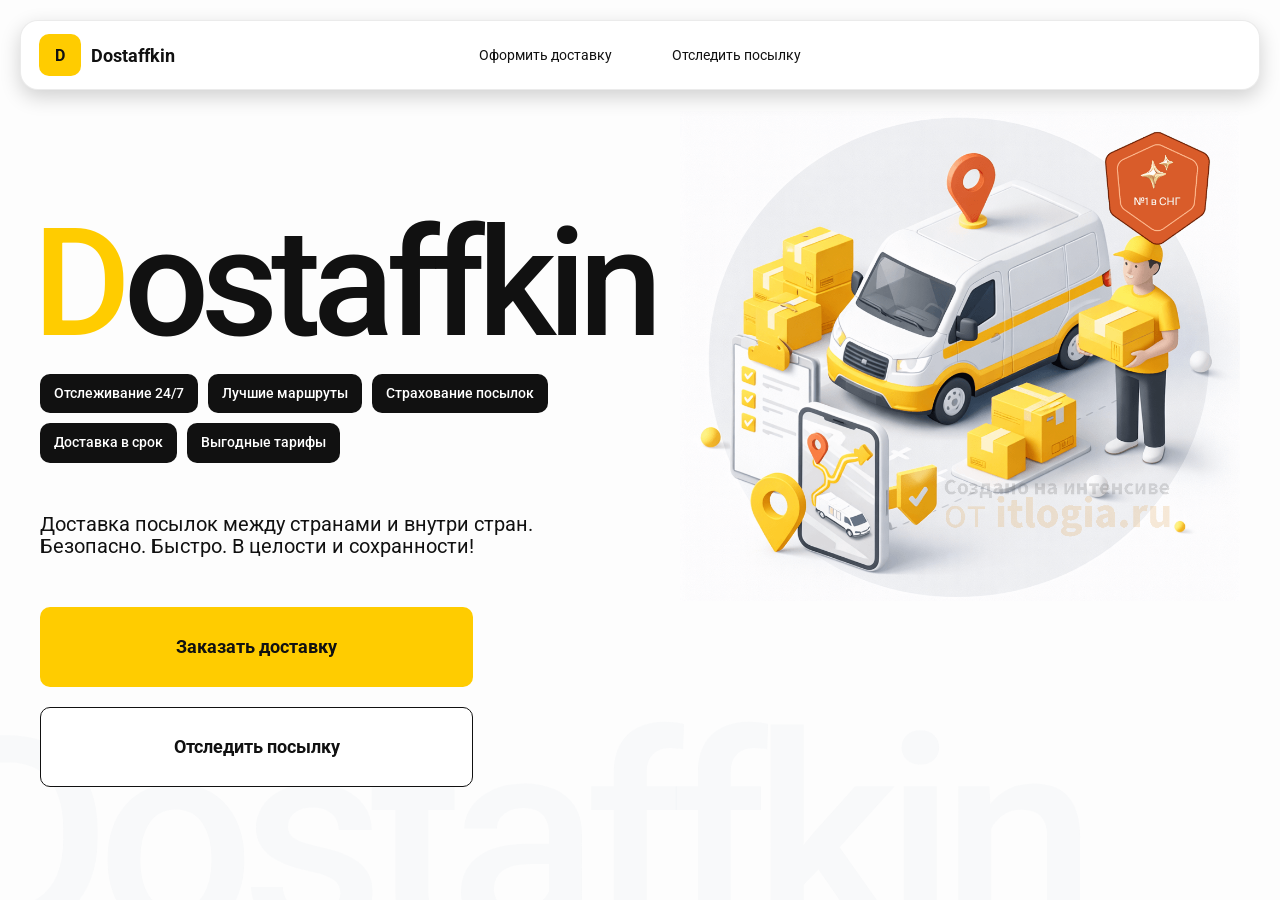
<file: index.html>
<!doctype html>
<html lang="ru">

<head>
	<meta charset="utf-8" />
	<meta name="viewport" content="width=device-width,initial-scale=1,maximum-scale=1,user-scalable=0" />

	<title>Dostaffkin — Доставка посылок между странами и внутри стран. Безопасно. Быстро. В целости и сохранности!
	</title>

	<link rel="stylesheet" href="styles/base.css" />
	<link rel="stylesheet" href="styles/base_adaptive.css" />
	<link rel="stylesheet" href="styles/index.css" />
	<link rel="stylesheet" href="styles/index_adaptive.css" />
</head>

<body>

	<div class="container">

		<header class="header">
			<a class="header-brand" href="#">
				<div class="header-logo">D</div>
				<div class="header-title">Dostaffkin</div>
			</a>
			<nav class="header-menu">
				<a class="header-link" href="./order.html">Оформить <span>доставку</span></a>
				<a class="header-link" href="./track.html">Отследить <span>посылку</span></a>
			</nav>
		</header>

		<main class="main">
			<section class="main-info">
				<div class="main-title">
					<span>D</span>ostaffkin
				</div>
				<div class="main-features">
					<div class="main-feature">Отслеживание 24/7</div>
					<div class="main-feature">Лучшие маршруты</div>
					<div class="main-feature">Страхование посылок</div>
					<div class="main-feature">Доставка в срок</div>
					<div class="main-feature">Выгодные тарифы</div>
				</div>
				<div class="main-description">
					Доставка посылок между странами и внутри стран.
					Безопасно. Быстро. В целости и сохранности!
				</div>
				<div class="main-actions">
					<a class="button" type="button" href="./order.html">Заказать доставку</a>
					<a class="button button-white" type="button" href="./track.html">Отследить посылку</a>
				</div>
			</section>
			<div class="main-title-ghost">Dostaffkin</div>
			<section class="main-image">
				<img src="images/main-image.png" alt="Main image" />
			</section>
		</main>

	</div>

</body>

</html>
</file>
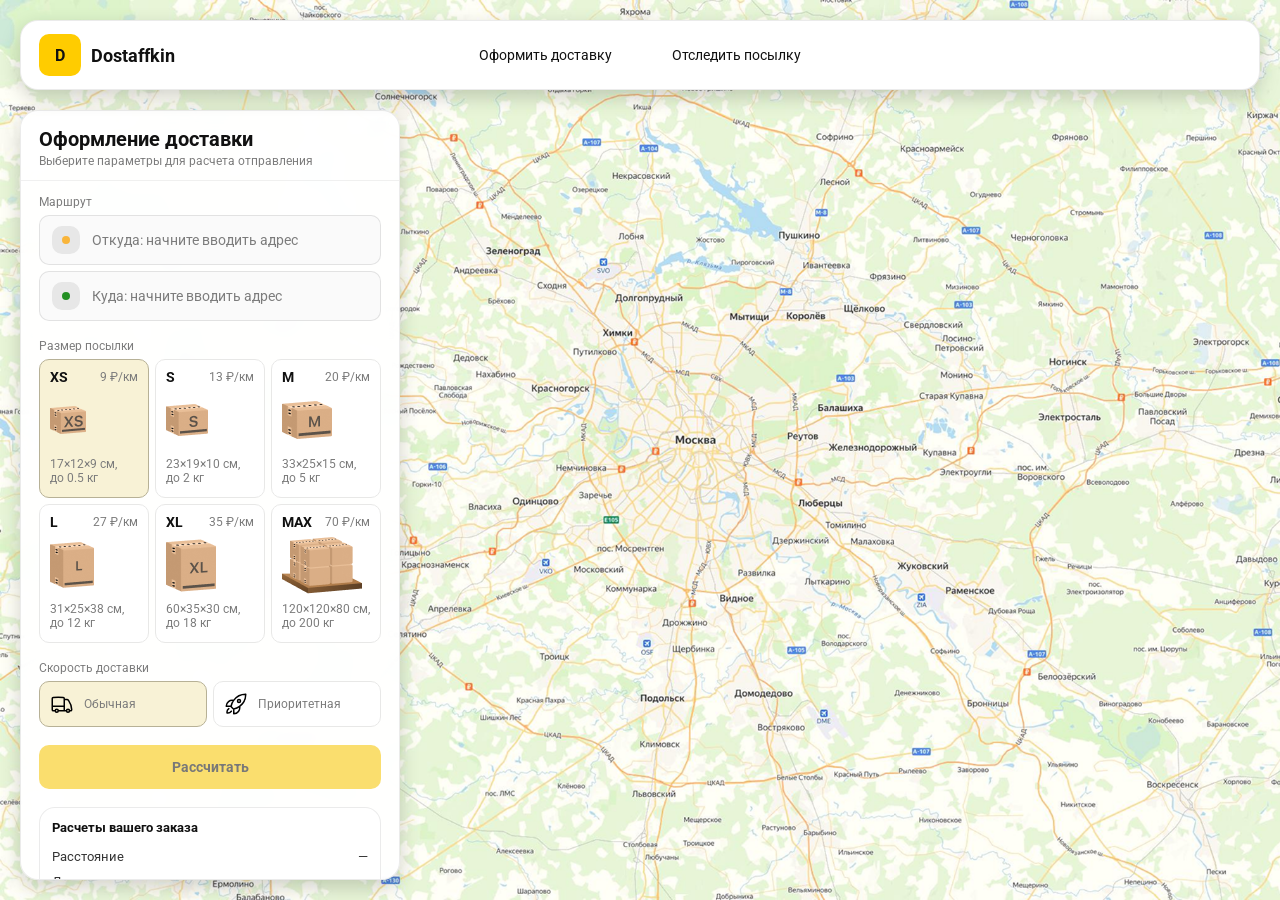
<file: order.html>
<!doctype html>
<html lang="ru">

<head>
	<meta charset="utf-8" />
	<meta name="viewport" content="width=device-width,initial-scale=1,maximum-scale=1,user-scalable=0" />
	<title>Оформление доставки</title>

	<link rel="stylesheet" href="styles/base.css" />
	<link rel="stylesheet" href="styles/base_adaptive.css" />

	<link rel="stylesheet" href="styles/order.css" />
	<link rel="stylesheet" href="styles/order_adaptive.css" />
</head>

<body>

	<div id="map"></div>

	<header class="header">
		<a class="header-brand" href="./index.html">
			<div class="header-logo">D</div>
			<div class="header-title">Dostaffkin</div>
		</a>
		<nav class="header-menu">
			<a class="header-link" href="#">Оформить <span>доставку</span></a>
			<a class="header-link" href="./track.html">Отследить <span>посылку</span></a>
		</nav>
	</header>

	<aside class="main" id="sidebar">
		<div class="main-header">
			<div class="main-title">Оформление доставки</div>
			<div class="main-text">Выберите параметры для расчета отправления</div>
		</div>
		<div class="main-content">
			<div class="main-route">
				<div class="main-block-title">Маршрут</div>
				<div class="main-fields">
					<div class="main-field" id="fromField">
						<div class="main-pin"></div>
						<input id="from" placeholder="Откуда: начните вводить адрес" autocomplete="off" />
						<div class="main-ac" id="fromAc" role="listbox" aria-label="Подсказки адресов"></div>
					</div>

					<div class="main-field" id="toField">
						<div class="main-pin"></div>
						<input id="to" placeholder="Куда: начните вводить адрес" autocomplete="off" />
						<div class="main-ac" id="toAc" role="listbox" aria-label="Подсказки адресов"></div>
					</div>
				</div>
			</div>
			<div class="main-package">
				<div class="main-block-title">Размер посылки</div>

				<div class="main-sizes">
					<div class="main-size-card is-active" data-value="xs">
						<div class="main-size-top">
							<div class="main-size-label">XS</div>
							<div class="main-size-rate">9 ₽/км</div>
						</div>
						<div class="main-size-media">
							<img src="images/sizes/xs.png" alt="Короб XS" />
						</div>
						<div class="main-size-description">17×12×9 см,<br>до 0.5 кг</div>
					</div>

					<div class="main-size-card" data-value="s">
						<div class="main-size-top">
							<div class="main-size-label">S</div>
							<div class="main-size-rate">13 ₽/км</div>
						</div>
						<div class="main-size-media">
							<img src="images/sizes/s.png" alt="Короб S" />
						</div>
						<div class="main-size-description">23×19×10 см,<br>до 2 кг</div>
					</div>

					<div class="main-size-card" data-value="m">
						<div class="main-size-top">
							<div class="main-size-label">M</div>
							<div class="main-size-rate">20 ₽/км</div>
						</div>
						<div class="main-size-media">
							<img src="images/sizes/m.png" alt="Короб M" />
						</div>
						<div class="main-size-description">33×25×15 см,<br>до 5 кг</div>
					</div>

					<div class="main-size-card" data-value="l">
						<div class="main-size-top">
							<div class="main-size-label">L</div>
							<div class="main-size-rate">27 ₽/км</div>
						</div>
						<div class="main-size-media">
							<img src="images/sizes/l.png" alt="Короб L" />
						</div>
						<div class="main-size-description">31×25×38 см,<br>до 12 кг</div>
					</div>

					<div class="main-size-card" data-value="xl">
						<div class="main-size-top">
							<div class="main-size-label">XL</div>
							<div class="main-size-rate">35 ₽/км</div>
						</div>
						<div class="main-size-media">
							<img src="images/sizes/xl.png" alt="Короб XL" />
						</div>
						<div class="main-size-description">60×35×30 см,<br>до 18 кг</div>
					</div>

					<div class="main-size-card" data-value="max">
						<div class="main-size-top">
							<div class="main-size-label">MAX</div>
							<div class="main-size-rate">70 ₽/км</div>
						</div>
						<div class="main-size-media main-size-media-palleta">
							<img src="images/sizes/max.png" alt="Паллета" />
						</div>
						<div class="main-size-description">120×120×80 см,<br>до 200 кг</div>
					</div>

				</div>
			</div>
			<div class="main-speed">
				<div class="main-block-title">Скорость доставки</div>
				<div class="main-speeds">
					<div class="main-speed-card is-active" data-value="regular">
						<img class="main-speed-media" src="images/icons/regular.svg" alt="Regular" />
						<div class="main-speed-description">Обычная</div>
					</div>
					<div class="main-speed-card" data-value="fast">
						<img class="main-speed-media" src="images/icons/fast.svg" alt="Fast" />
						<div class="main-speed-description">Приоритетная</div>
					</div>

				</div>
			</div>

			<div class="main-calculate-block">
				<button id="calc" class="button calculate-button" type="button" disabled>Рассчитать</button>
			</div>
			<div class="main-result" id="result">
				<div class="main-result-title">Расчеты вашего заказа</div>
				<div class="main-result-lines">
					<div class="main-result-line"><span>Расстояние</span><span id="distanceValue">—</span></div>
					<div class="main-result-line"><span>Доставим через</span><span id="durationValue">—</span></div>
					<div class="main-result-line"><span>Тариф</span><span id="rateValue">—</span></div>
				</div>
				<div class="main-price">
					<div class="main-price-label">Итого</div>
					<div class="main-price-value" id="totalValue">—</div>
				</div>
			</div>
			<div class="main-order-box">
				<div class="main-order-form" id="orderForm">
					<div class="main-order-title">Оформление доставки</div>
					<div class="main-block-info-row">
						<div class="main-block-title">Контакты</div>
						<div class="order-fields">
							<div class="main-field">
								<input id="customerName" placeholder="Ваше имя" autocomplete="off" />
							</div>
							<div class="main-field">
								<input id="customerPhone" placeholder="Ваш телефон" autocomplete="off"
									inputmode="tel" />
							</div>
						</div>
					</div>
					<div class="main-block-info-row extra-info">
						<div class="main-block-title">Дополнительная информация</div>
						<div class="main-field textarea">
							<textarea id="comment" placeholder="Детали доставки и комментарии"></textarea>
						</div>
					</div>
					<button id="submit" class="button main-submit-request" type="button" disabled>Отправить
						заявку
					</button>
				</div>

				<div class="main-order-success" id="orderSuccess">
					<div class="main-success-icon">✓</div>
					<div class="main-success-title">Заявка отправлена!</div>
					<div class="main-success-title">Номер отправления – <span id="orderId"></span></div>
					<div class="main-success-subtitle">Мы скоро свяжемся с вами</div>
				</div>
			</div>

		</div>
	</aside>


</body>

</html>
</file>
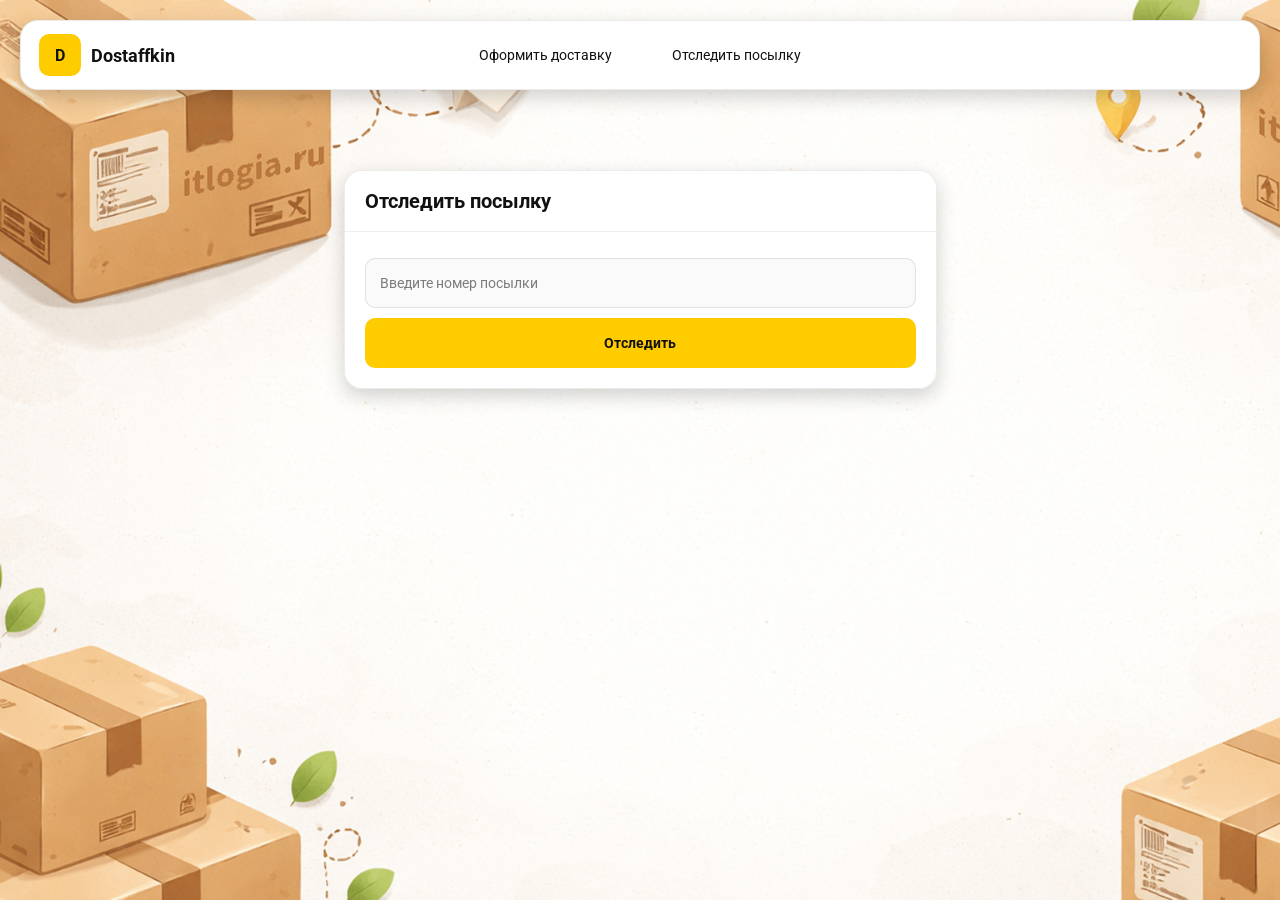
<file: track.html>
<!doctype html>
<html lang="ru">

<head>
	<meta charset="utf-8" />
	<meta name="viewport" content="width=device-width,initial-scale=1,maximum-scale=1,user-scalable=0" />
	<title>Отследить посылку</title>
	<link rel="stylesheet" href="styles/base.css" />
	<link rel="stylesheet" href="styles/base_adaptive.css" />

	<link rel="stylesheet" href="styles/track.css" />
	<link rel="stylesheet" href="styles/track_adaptive.css" />
</head>

<body>

	<div class="container">
		<header class="header">
			<a class="header-brand" href="./index.html">
				<div class="header-logo">D</div>
				<div class="header-title">Dostaffkin</div>
			</a>
			<nav class="header-menu">
				<a class="header-link" href="./order.html">Оформить <span>доставку</span></a>
				<a class="header-link" href="#">Отследить <span>посылку</span></a>
			</nav>
		</header>
		<main class="track-content">
			<section class="track-card track-search">
				<div class="track-title">Отследить посылку</div>
				<div class="track-action">
					<div class="main-field track-field">
						<input id="trackNumber" placeholder="Введите номер посылки" autocomplete="off" />
					</div>
					<button id="trackButton" class="button track-button" type="button">Отследить</button>
				</div>
			</section>
			<section class="track-card track-result" id="trackResult">
				<div class="track-result-header">
					<div class="track-id" id="trackIdValue"></div>
					<div class="track-routes">
						<div class="track-route">
							<div class="track-route-pin">
								<svg xmlns="http://www.w3.org/2000/svg" fill="none" viewBox="0 0 24 24"
									stroke-width="1.5" stroke="orange" class="size-6">
									<path stroke-linecap="round" stroke-linejoin="round"
										d="M15 10.5a3 3 0 1 1-6 0 3 3 0 0 1 6 0Z" />
									<path stroke-linecap="round" stroke-linejoin="round"
										d="M19.5 10.5c0 7.142-7.5 11.25-7.5 11.25S4.5 17.642 4.5 10.5a7.5 7.5 0 1 1 15 0Z" />
								</svg>
							</div>
							<div class="track-route-address" id="trackFromValue">
								Откуда: Москва, улица Арбат, 1
							</div>
						</div>
						<div class="track-route track-route-arrow">
							<svg xmlns="http://www.w3.org/2000/svg" fill="none" viewBox="0 0 24 24" stroke-width="1.5"
								stroke="currentColor" class="size-6">
								<path stroke-linecap="round" stroke-linejoin="round"
									d="M19.5 13.5 12 21m0 0-7.5-7.5M12 21V3" />
							</svg>
						</div>
						<div class="track-route">
							<div class="track-route-pin">
								<svg xmlns="http://www.w3.org/2000/svg" fill="none" viewBox="0 0 24 24"
									stroke-width="1.5" stroke="green" class="size-6">
									<path stroke-linecap="round" stroke-linejoin="round"
										d="M15 10.5a3 3 0 1 1-6 0 3 3 0 0 1 6 0Z" />
									<path stroke-linecap="round" stroke-linejoin="round"
										d="M19.5 10.5c0 7.142-7.5 11.25-7.5 11.25S4.5 17.642 4.5 10.5a7.5 7.5 0 1 1 15 0Z" />
								</svg>
							</div>
							<div class="track-route-address" id="trackToValue">
								Куда: Минск, проспект Независимости, 58
							</div>
						</div>
					</div>
				</div>
				<div class="track-info">
					<div class="track-status-title">Статус данной посылки:</div>
					<div class="track-status-list" id="trackStatusList">


						<div class="track-status created">
							<img src="images/icons/created.svg" class="track-status-icon" alt="Created">
							<div class="track-status-text">
								<div class="track-status-text-state">Создан</div>
								<div class="track-status-text-date">10.01.2026</div>
							</div>
						</div>

						<div class="track-status in-way">
							<img src="images/icons/in-way.svg" class="track-status-icon" alt="In way">
							<div class="track-status-text">
								<div class="track-status-text-state">В пути: Москва</div>
								<div class="track-status-text-date">18.01.2026</div>
							</div>
						</div>

						<div class="track-status ready">
							<img src="images/icons/ready.svg" class="track-status-icon" alt="Ready">
							<div class="track-status-text">
								<div class="track-status-text-state">Готов к выдаче</div>
								<div class="track-status-text-date">25.01.2026</div>
							</div>
						</div>

						<div class="track-status done">
							<img src="images/icons/done.svg" class="track-status-icon" alt="Done">
							<div class="track-status-text">
								<div class="track-status-text-state">Вручен</div>
								<div class="track-status-text-date">27.01.2026</div>
							</div>
						</div>

					</div>
				</div>
			</section>
		</main>
	</div>

</body>

</html>
</file>
<file: styles/base.css>
*, *::before, *::after {
    box-sizing: border-box;
}

@font-face {
    font-family: "Roboto";
    src: url("../fonts/Roboto-Regular.ttf");
    font-weight: normal;
}

@font-face {
    font-family: "Roboto";
    src: url("../fonts/Roboto-Bold.ttf");
    font-weight: bold;
}

@font-face {
    font-family: "Roboto";
    src: url("../fonts/Roboto-Medium.ttf");
    font-weight: 500;
}

html, body {
    margin: 0;
    color: #111111;
    font-family: "Roboto", sans-serif;
}

body {
    background: #FDFDFD;
}

.header {
    border-radius: 18px;
    box-shadow: 0 7px 20px 0 #0000002E;
    backdrop-filter: blur(10px);
    background: #ffffff;
    left: 20px;
    border: 1px solid rgba(0, 0, 0, 0.08);
    position: fixed;
    right: 20px;
    top: 20px;
    padding: 14px 18px;
    height: 70px;
    display: flex;
    align-items: center;
    z-index: 6;
}

.header-brand {
    display: flex;
    align-items: center;
    text-decoration: none;
    gap: 10px;
}

.header-logo {
    width: 42px;
    height: 42px;
    border-radius: 10px;
    background: #FFCC00;
    display: grid;
    place-items: center;
    font-weight: bold;
    color: #111;
}

.header-title {
    font-size: 18px;
    font-weight: bold;
    color: #111111;
    text-decoration: none;
}

.header-menu {
    display: flex;
    align-items: center;
    gap: 60px;
    margin: 0;
    position: absolute;
    left: 50%;
    transform: translateX(-50%);
}

.header-link {
    font-size: 14px;
    color: #111111;
    text-decoration: none;
}

.button {
    border: 0;
    outline: none;
    height: 44px;
    border-radius: 10px;
    font-size: 14px;
    font-weight: bold;
    cursor: pointer;
    font-family: inherit;
    transition: transform .08s ease, opacity .12s ease;
    background: #ffcc00;
    color: #111111;
    text-align: center;
    text-decoration: none;
}

.button:hover {
    background-color: #E5BC19;
}

.button:disabled {
    cursor: not-allowed;
    background-color: #FADE6E;
    color: #787878;
    transform: none;
}

.button.button-white {
    background: #ffffff;
    border: 1px solid #111111;
}

.button.button-white:hover {
    background: rgb(241 241 241);
}

.main-field {
    display: flex;
    align-items: center;
    margin-top: 6px;
    gap: 10px;
    border: 1px solid #1111111A;
    background: #FAFAFA;
    border-radius: 10px;
    padding: 10px 12px;
    position: relative;
    box-sizing: border-box;
    height: 50px;
}

.main-field.textarea {
    height: auto;
}

.main-pin {
    width: 28px;
    height: 28px;
    border-radius: 10px;
    background: rgba(17, 17, 17, 0.08);
    display: grid;
    place-items: center;
    flex: 0 0 auto;
    position: relative;
}

.main-pin::before {
    content: "";
    width: 8px;
    height: 8px;
    border-radius: 999px;
    background: orange;
    opacity: .75;
    display: block;
}

.main-field:last-child .main-pin::before {
    background: green;
    opacity: .85;
}

input, textarea {
    width: 100%;
    border: 0;
    outline: none;
    background: transparent;
    font-size: 14px;
    color: #111111;
    font-family: inherit;
}

textarea {
    resize: vertical;
    min-height: 72px;
    padding: 2px 0;
}

input::placeholder, textarea::placeholder {
    color: #7C7C7C;
}

.main-field:focus-within {
    border-color: rgba(0, 0, 0, 0.20);
    box-shadow: 0 0 0 4px rgba(255, 204, 0, 0.35);
    background: rgba(255, 255, 255, 0.75);
}
</file>
<file: styles/base_adaptive.css>
@media (max-width: 767px) {
    .header {
        left: 10px;
        right: 10px;
        top: 10px;
    }

    .header-link span {
        display: none;
    }

    .header-menu {
        gap: 20px;
        justify-content: flex-start;
        margin: 0 0 0 30px;
        position: static;
        transform: none;
    }
}

@media (max-width: 420px) {
    .header-title {
        display: none;
    }
}

@media (max-width: 374px) {
    .header-menu {
        gap: 10px;
        margin: 0 0 0 10px;
    }
}
</file>
<file: styles/index.css>
.container {
    overflow: hidden;
    min-height: 100vh;
}

.main {
    padding: 111px 40px 40px;
    position: relative;
    display: flex;
}

.main-info {
    max-width: 840px;
    width: 100%;
    position: relative;
}

.main-title {
    margin-top: 98px;
    font-weight: 500;
    font-size: 200px;
    line-height: 1;
    letter-spacing: -0.05em;
    color: #111111;
    left: -15px;
    position: relative;
}

.main-title span {
    color: #ffcc00;
}

.main-features {
    margin-top: 15px;
    display: flex;
    flex-wrap: wrap;
    gap: 10px;
}

.main-feature {
    background: #111111;
    color: #ffffff;
    padding: 12px 14px;
    font-weight: 500;
    font-size: 14px;
    line-height: 1.1;
    border-radius: 10px;
}

.main-description {
    margin-top: 50px;
    max-width: 500px;
    font-size: 20px;
    line-height: 1.1;
    color: #111111;
}

.main-actions {
    margin-top: 50px;
    display: flex;
    flex-direction: column;
    gap: 20px;
}

.main-actions .button {
    height: 80px;
    width: 433px;
    font-size: 18px;
    font-weight: bold;
    place-items: center;
    display: grid;
}

.main-title-ghost {
    position: absolute;
    z-index: -1;
    left: -70px;
    bottom: -150px;
    font-weight: 500;
    font-size: 278px;
    line-height: 1;
    letter-spacing: -0.05em;
    color: #ECEDF04D;
}

.main-image {
    width: 1024px;
    top: 100px;
    z-index: -2;
}

.main-image img {
    width: 100%;
    max-width: 1024px;
    height: auto;
    display: block;
}
</file>
<file: styles/index_adaptive.css>
@media (max-width: 1760px) {
    .main-title {
        font-size: 150px;
        left: -7px;
    }

    .main-info {
        max-width: 640px;
    }
}

@media (max-width: 1200px) {
    .main-info {
        max-width: 540px;
    }

    .main {
        padding: 111px 20px 20px;
    }

    .main-title {
        font-size: 120px;
        left: -4px;
    }

    .main-title-ghost {
        font-size: 220px;
    }
}

@media (max-width: 1024px) {
    .main-title {
        margin-top: 30px;
    }

    .main {
        flex-direction: column-reverse;
    }

    .main-image {
        max-width: 350px;
        position: absolute;
        left: 370px;
        top: 370px;
    }

    .main-info {
        max-width: 100%;
    }

    .main-actions {
        gap: 10px;
    }

    .main-actions .button {
        height: 50px;
        font-size: 14px;
        width: auto;
        max-width: 300px;
    }

    .main-description {
        max-width: 350px;
    }
}

@media (max-width: 570px) {
    .main-title {
        font-size: 88px;
    }

    .main-description {
        max-width: 100%
    }

    .main-actions {
       width: 100%;
    }

    .main-actions .button {
        width: 100%;
        max-width: 100%
    }

    .main-image {
        max-width: 650px;
        position: absolute;
        left: 170px;
        top: 70px;
        opacity: 0.2;
    }
}

@media (max-width: 400px) {
    .main-title {
        font-size: 70px;
    }
}
</file>
<file: styles/order.css>
#map {
    background-image: url("../images/order-bg.png");
    background-size: cover;
    position: fixed;
    inset: 0;
}

.main {
    border-radius: 18px;
    box-shadow: 0 7px 20px 0 #0000002E;
    backdrop-filter: blur(10px);
    background: rgba(255, 255, 255, 0.96);
    left: 20px;
    border: 1px solid rgba(0, 0, 0, 0.08);
    position: fixed;
    top: 110px;
    bottom: 20px;
    width: 380px;
    display: flex;
    flex-direction: column;
    overflow: hidden;
    z-index: 5;
}

.main-header {
    padding: 18px 18px 12px 18px;
    border-bottom: 1px solid rgba(0, 0, 0, 0.06);
    display: flex;
    flex-direction: column;
}

.main-title {
    font-size: 20px;
    line-height: 100%;
    font-weight: bold;
}

.main-text {
    font-size: 12px;
    margin-top: 5px;
    color: #7C7C7C;
}

.main-content {
    padding: 14px 18px 18px 18px;
    overflow: auto;
    scrollbar-width: none;
    display: flex;
    flex-direction: column;
    gap: 18px;
    flex: 1;
}

.main-block-title {
    font-size: 12px;
    color: #7C7C7C;
}

.main-route .main-block-title,
.main-package .main-block-title {
    margin-bottom: 6px;
}

.main-sizes {
    display: grid;
    gap: 6px;
    grid-template-columns: repeat(3, 1fr);
}

.main-size-card {
    border: 1px solid #E8E8E7;
    background: #FFFFFF;
    border-radius: 10px;
    padding: 10px;
    cursor: pointer;
    user-select: none;
    transition: transform .08s ease, border-color .12s ease, background .12s ease;
    min-height: 139px;
}

.main-size-card:hover {
    transform: translateY(-1px);
}

.main-size-card.is-active {
    background-color: #F8F2D6;
    border-color: #B7B196;
}

.main-size-top {
    display: flex;
    align-items: center;
    justify-content: space-between;
}

.main-size-label {
    font-weight: bold;
    font-size: 14px;
    color: #111111;
    line-height: 100%;
}

.main-size-rate {
    font-size: 12px;
    color: #7C7C7C;
    line-height: 100%;
}

.main-size-media {
    margin-top: 8px;
    height: 57px;
}

.main-size-description {
    margin-top: 8px;
    font-size: 12px;
    color: #7C7C7C;
    line-height: 1.2;
}

.calculate-button {
    width: 100%;
}

.main-result {
    border: 1px solid rgba(0, 0, 0, 0.08);
    background: rgba(255, 255, 255, 0.75);
    border-radius: 16px;
    padding: 12px;
    line-height: 1.25;
}

.main-result-title {
    font-weight: bold;
    font-size: 13px;
    color: #111111;
    margin-bottom: 13px;
}

.main-result-lines {
    gap: 8px;
    display: flex;
    flex-direction: column;
}

.main-result-line {
    font-size: 13px;
    color: rgba(17, 17, 17, 0.85);
    display: flex;
    justify-content: space-between;
}

.main-price {
    margin-top: 18px;
    padding-top: 10px;
    border-top: 1px dashed rgba(0, 0, 0, 0.12);
    display: flex;
    align-items: baseline;
    justify-content: space-between;
}

.main-price-label {
    font-size: 12px;
    color: rgba(17, 17, 17, 0.55);
}

.main-price-value {
    font-size: 20px;
    font-weight: bold;
    color: #111111;
    letter-spacing: -0.3px;
}

.main-order-box {
    background: #ffffff;
    border: 1px solid #E8E8E7;
    border-radius: 10px;
    padding: 12px;
}

.main-order-title {
    margin-bottom: 8px;
    font-weight: bold;
    font-size: 14px;
    color: #111111;
}

.main-block-info {
    display: flex;
    flex-direction: column;
    gap: 6px;
}

.order-fields {
    display: grid;
    grid-template-columns: 1fr 1fr;
    column-gap: 10px;
    margin-top: 6px;
}

.main-block-info-row.extra-info {
    display: block;
    margin-top: 13px;
}

.main-submit-request {
    width: 100%;
    margin-top: 6px;
}

.main-order-success {
    display: none;
    text-align: center;
    padding: 22px 12px;
    gap: 12px;
}

.main-order-success.is-visible {
    display: flex;
    flex-direction: column;
    align-items: center;
}

.main-success-icon {
    width: 56px;
    height: 56px;
    border-radius: 50%;
    background: #16a34a;
    color: #ffffff;
    display: grid;
    place-items: center;
    font-size: 30px;
}

.main-success-title {
    font-size: 14px;
    font-weight: bold;
    color: #111111;
}

.main-success-subtitle {
    font-size: 12px;
    color: rgba(17, 17, 17, 0.55);
    line-height: 1.3;
}

.main-speed .main-block-title {
    margin-bottom: 6px;
}

.main-speeds {
    display: grid;
    gap: 6px;
    grid-template-columns: repeat(2, 1fr);
}

.main-speed-card {
    border: 1px solid #E8E8E7;
    background: #FFFFFF;
    border-radius: 10px;
    padding: 10px;
    cursor: pointer;
    user-select: none;
    transition: transform .08s ease, border-color .12s ease, background .12s ease;
    display: flex;
    align-items: center;
    gap: 10px;
}

.main-speed-card:hover {
    transform: translateY(-1px);
}

.main-speed-card.is-active {
    background-color: #F8F2D6;
    border-color: #B7B196;
}

.main-speed-description {
    font-size: 12px;
    color: #7C7C7C;
    line-height: 1.2;
}
</file>
<file: styles/order_adaptive.css>
@media (max-width: 767px) {
    .main {
        left: 10px;
        right: 10px;
        top: 50%;
        bottom: 12px;
        width: auto;
        max-width: none;
    }
}

@media (max-width: 420px) {
    .main-sizes {
        grid-template-columns: repeat(2, 1fr);
    }
}
</file>
<file: styles/track.css>
.container {
    background: #F4F4F4 url("../images/track-bg.png");
    background-size: cover;
    min-height: 100vh;
    padding: 170px 0 50px 0;
} 

.track-content {
    width: 593px;
    margin: 0 auto;
}

.track-card {
    width: 100%;
    border-radius: 18px;
    box-shadow: 0 7px 20px 0 #0000002E;
    backdrop-filter: blur(10px);
    background: rgba(255, 255, 255, 0.96);
    border: 1px solid rgba(0, 0, 0, 0.08);
}

.track-title {
    font-size: 20px;
    line-height: 100%;
    font-weight: bold;
    border-bottom: 1px solid #EEEEEE;
    padding: 20px;
}

.track-action {
    padding: 20px;
}

.track-button {
    width: 100%;
    height: 50px;
}

.track-field {
    margin-bottom: 10px;
}

.track-result {
    margin-top: 5px;
    display: none;
}

.track-result.is-visible {
    display: block;
}

.track-result-header {
    font-weight: bold;
    font-size: 14px;
    color: #111111;
    padding: 20px;
    border-bottom: 1px solid #EEEEEE;
}

.track-id {
    margin-bottom: 12px;
    font-size: 20px;
}

.track-routes {
    display: flex;
    flex-direction: column;
    gap: 10px;
    font-weight: normal;
}

.track-route {
    display: flex;
    align-items: center;
    gap: 10px;
}

.track-route-pin {
    width: 24px;
    height: 24px;
    flex-shrink: 0;
}

.track-route-arrow {
    padding: 15px 0;
    width: 24px;
    height: 24px;
}

.track-info {
    padding: 20px;
}

.track-status {
    display: flex;
    align-items: center;
    font-size: 12px;
    gap: 10px;
}

.track-status-title {
    font-size: 14px;
    color: #111111;
    margin-bottom: 20px;
}

.track-status-list {
    display: flex;
    flex-direction: column;
    gap: 15px;
}

.track-status-icon {
    width: 40px;
    height: 40px;
    border-radius: 50%;
    background: rgba(17, 17, 17, 0.08);
    display: grid;
    place-items: center;
    flex: 0 0 auto;
}

.track-status.created .track-status-icon {
    background-color: #F1CB00;
}

.track-status.in-way .track-status-icon {
    background-color: #F08A11;
}

.track-status.ready .track-status-icon {
    background-color: #A35D0A;
}

.track-status.done .track-status-icon {
    background-color: #37C93B;
}

.track-status-text {
    display: flex;
    align-items: center;
    justify-content: space-between;
    color: #111111;
    font-size: 12px;
    flex: 1;
}

.track-status-date {
    color: rgba(17, 17, 17, 0.55);
}
</file>
<file: styles/track_adaptive.css>
@media (max-width: 767px) {
    .container {
        padding: 130px 0 50px 0;
    }

    .track-content {
        width: 100%;
        padding-left: 10px;
        padding-right: 10px;
    }

    .track-result-header {
        padding: 20px;
    }
}
</file>
